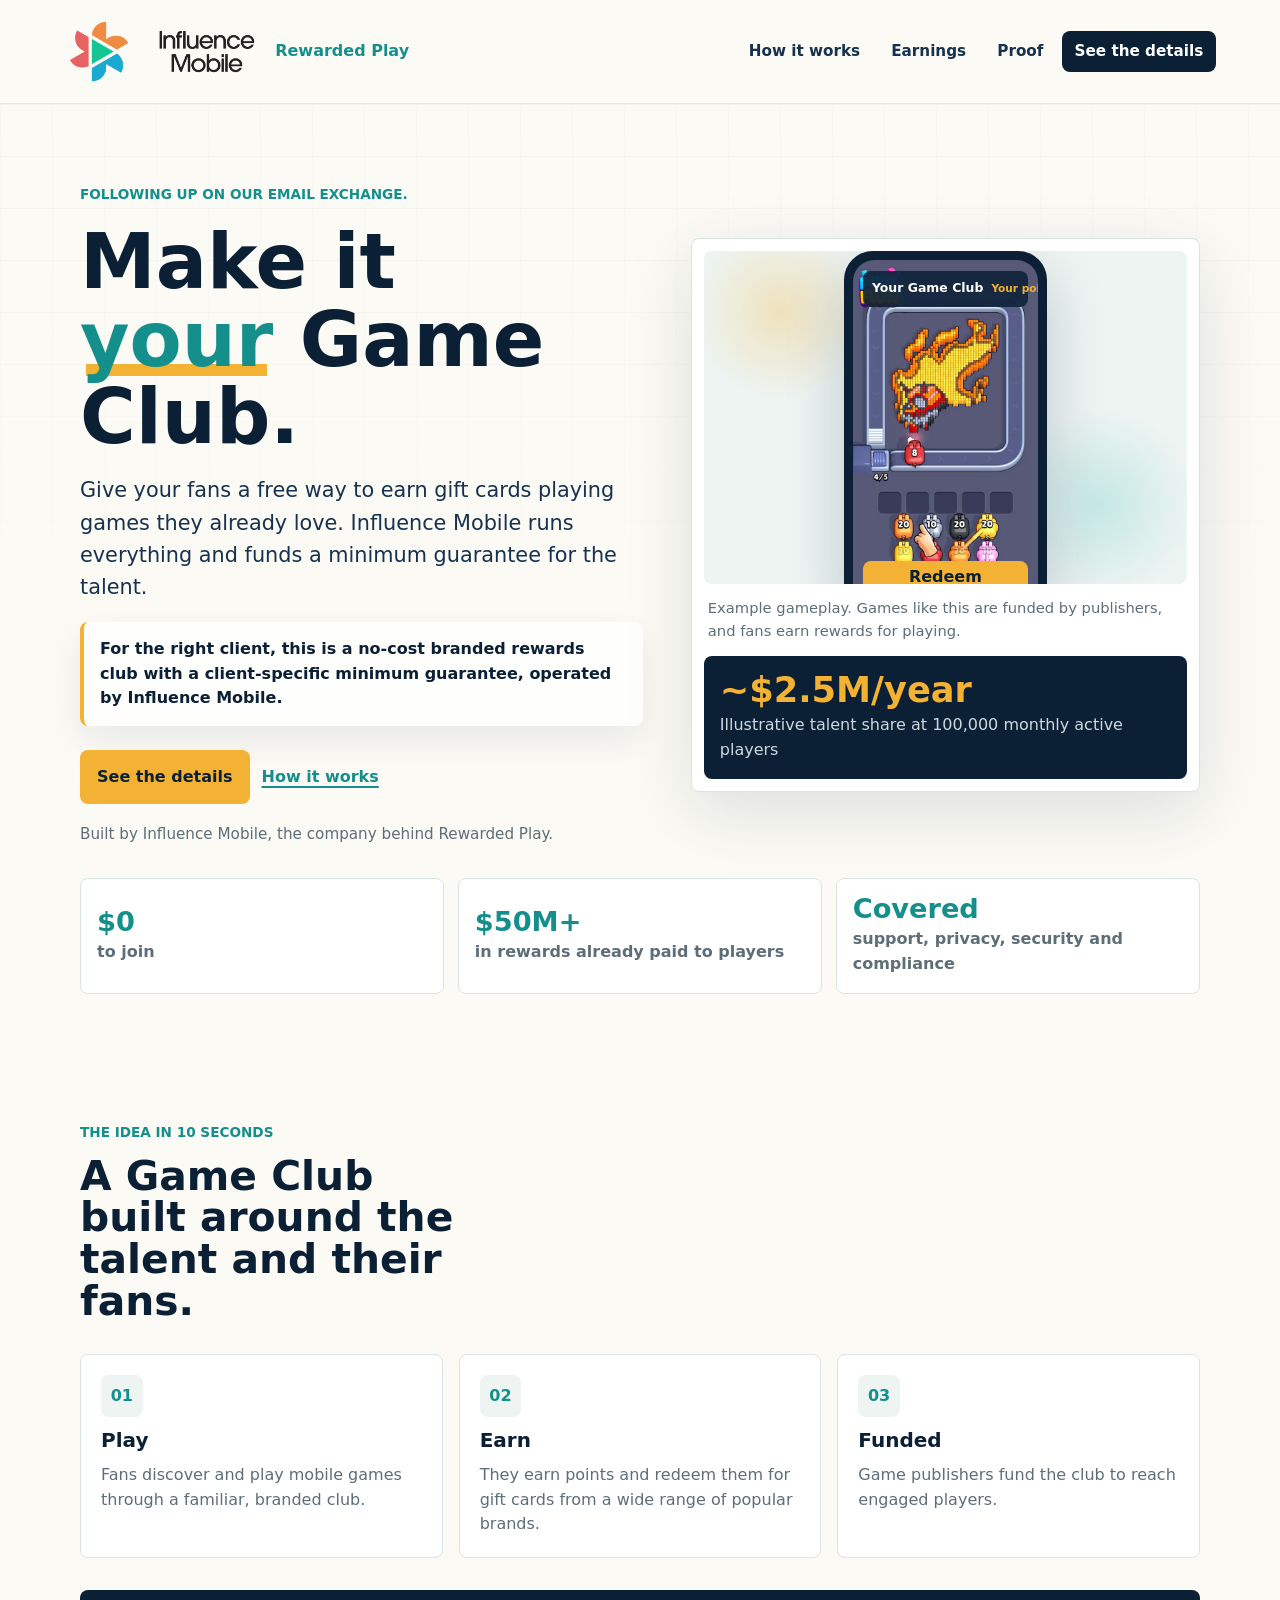
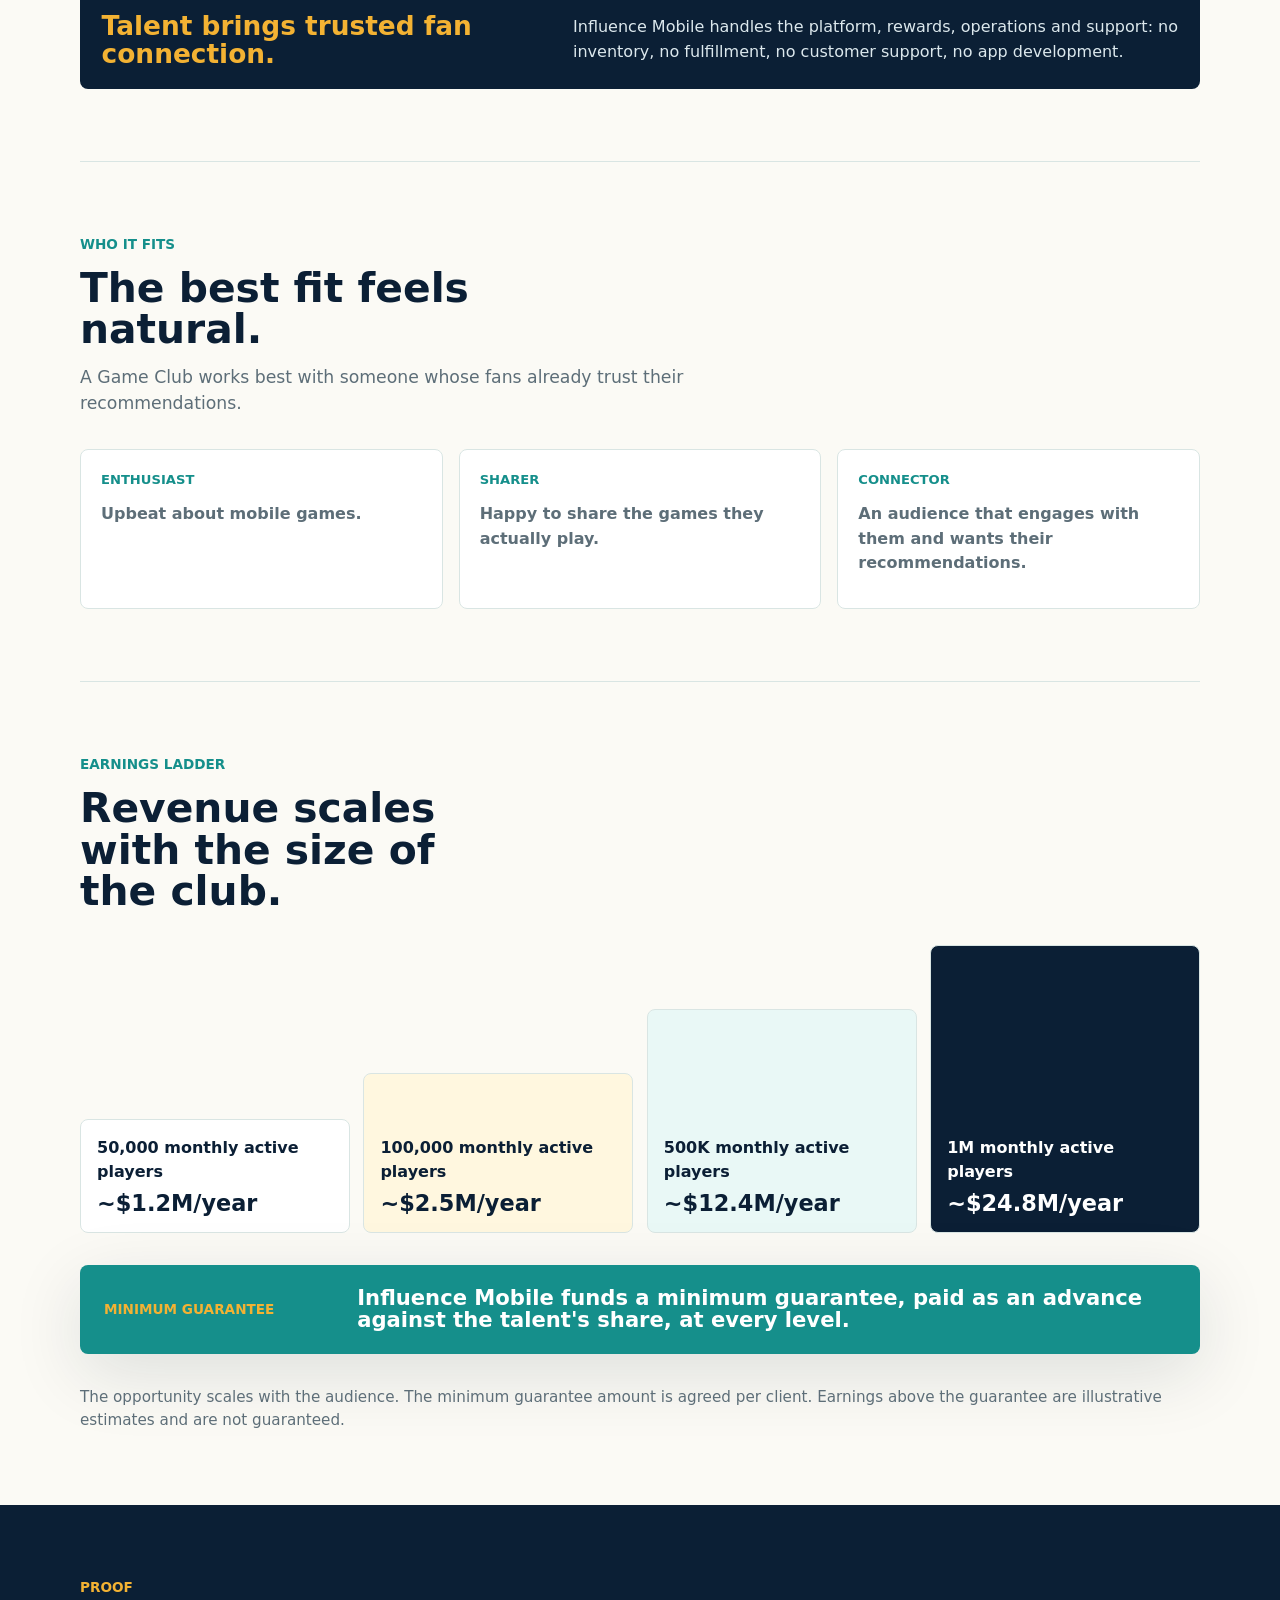
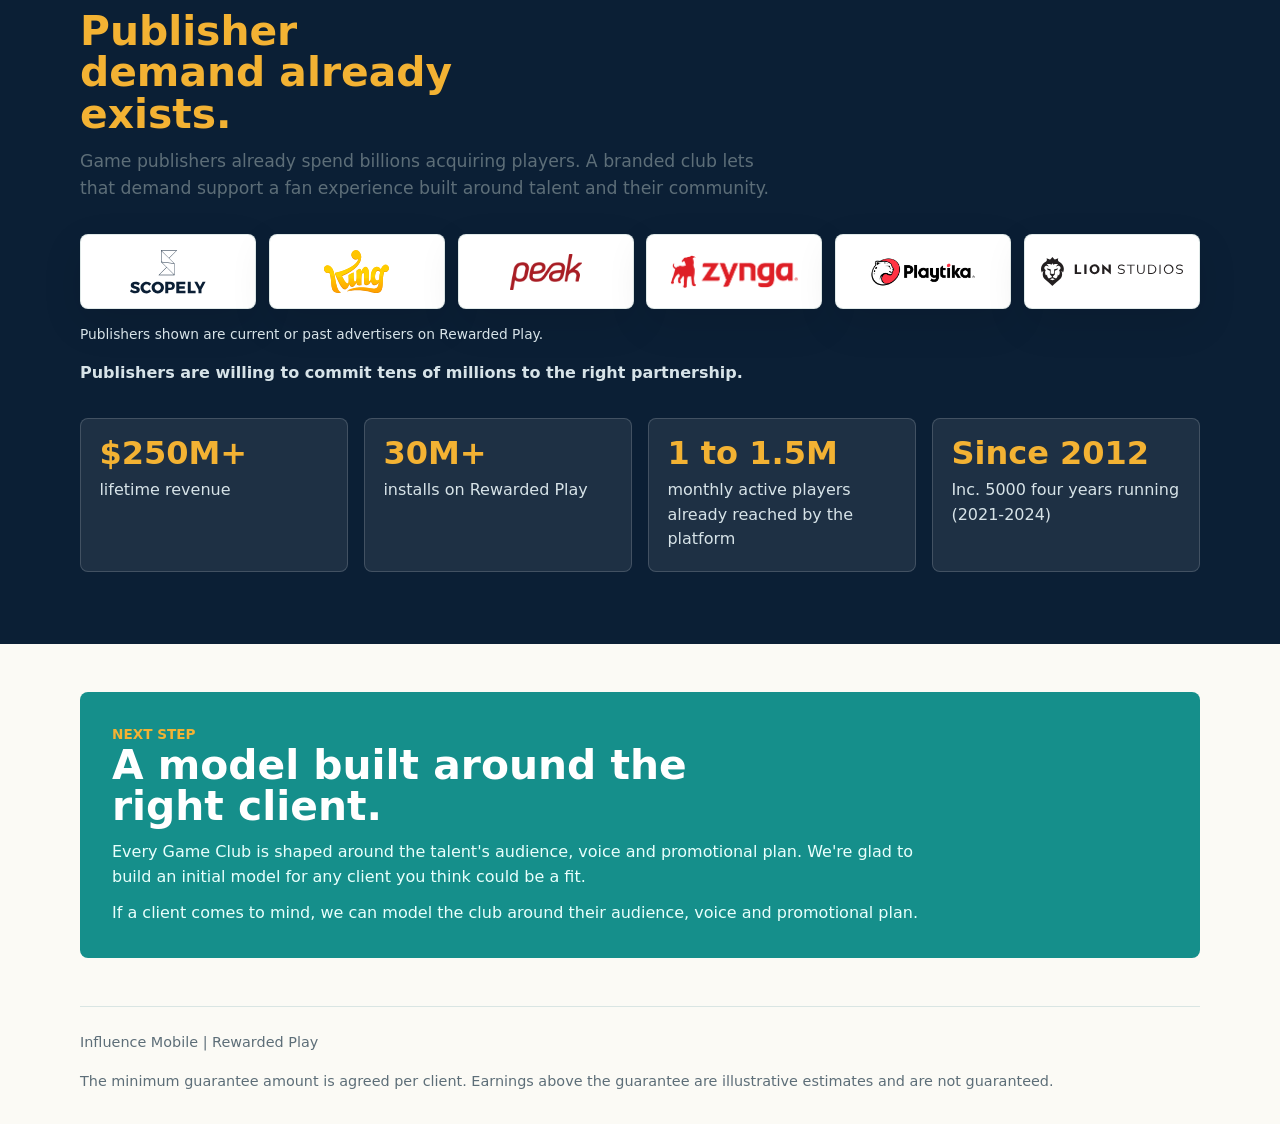
<file: index.html>
<!doctype html>
<html lang="en">
<head>
  <meta charset="utf-8">
  <meta name="viewport" content="width=device-width, initial-scale=1">
  <title>Game Club Partnership | Influence Mobile</title>
  <meta name="description" content="A two-level talent-and-team overview of the Influence Mobile Game Club partnership opportunity.">
  <meta name="robots" content="noindex, nofollow">
  <link rel="icon" type="image/svg+xml" href="data:image/svg+xml,%3Csvg xmlns='http://www.w3.org/2000/svg' viewBox='0 0 64 64'%3E%3Crect width='64' height='64' rx='12' fill='%230b1f35'/%3E%3Cpath d='M18 40V25c0-4 3-7 7-7h14c4 0 7 3 7 7v15c0 3-2 5-5 5-2 0-4-1-5-3l-2-3h-4l-2 3c-1 2-3 3-5 3-3 0-5-2-5-5Z' fill='%2328b7ad'/%3E%3Ccircle cx='26' cy='29' r='3' fill='%23f3b233'/%3E%3Cpath d='M38 27h7M41.5 23.5v7' stroke='%23f3b233' stroke-width='4' stroke-linecap='round'/%3E%3C/svg%3E">
  <script>document.documentElement.classList.add("js");</script>
  <link rel="stylesheet" href="styles.css">
</head>
<body>
  <a class="skip-link" href="#main">Skip to content</a>

  <header class="site-header" aria-label="Site header">
    <a class="brand brand-logo" href="index.html" aria-label="Influence Mobile Rewarded Play">
      <img src="logos/influence-mobile.png" alt="Influence Mobile">
      <span>Rewarded Play</span>
    </a>
    <nav class="nav-links" aria-label="Intro page navigation">
      <a href="#how">How it works</a>
      <a href="#potential">Earnings</a>
      <a href="#proof">Proof</a>
      <a class="nav-cta" href="details.html">See the details</a>
    </nav>
  </header>

  <main id="main">
    <section class="hero band">
      <div class="hero-copy reveal">
        <p class="eyebrow">Following up on our email exchange.</p>
        <h1>Make it <span>your</span> Game Club.</h1>
        <p class="hero-lede">Give your fans a free way to earn gift cards playing games they already love. Influence Mobile runs everything and funds a minimum guarantee for the talent.</p>
        <p class="agent-takeaway">For the right client, this is a no-cost branded rewards club with a client-specific minimum guarantee, operated by Influence Mobile.</p>
        <div class="hero-actions" aria-label="Primary actions">
          <a class="button primary" href="details.html">See the details</a>
          <a class="quiet-link" href="#how">How it works</a>
        </div>
        <p class="credibility">Built by Influence Mobile, the company behind Rewarded Play.</p>
      </div>

      <div class="hero-visual reveal" aria-label="Phone illustration showing a Game Club home screen">
        <div class="phone-illustration">
          <div class="phone-shell" aria-label="Example gameplay inside a Game Club phone screen">
            <div class="phone-screen hero-video-wrap">
              <video class="hero-video" muted loop playsinline preload="metadata" poster="gameplay-hero-poster.png" data-src="gameplay-hero.mp4"></video>
              <img class="video-poster" src="gameplay-hero-poster.png" alt="Example gameplay still from a mobile game.">
              <div class="phone-topbar" aria-hidden="true">
                <strong>Your Game Club</strong>
                <span>Your points</span>
              </div>
              <div class="phone-redeem" aria-hidden="true">Redeem</div>
            </div>
          </div>
        </div>
        <p class="hero-caption">Example gameplay. Games like this are funded by publishers, and fans earn rewards for playing.</p>
        <div class="hero-metric">
          <strong>~$2.5M/year</strong>
          <span>Illustrative talent share at 100,000 monthly active players</span>
        </div>
      </div>

      <div class="hero-facts reveal" aria-label="Game Club facts">
        <div><strong>$0</strong><span>to join</span></div>
        <div><strong>$50M+</strong><span>in rewards already paid to players</span></div>
        <div><strong>Covered</strong><span>support, privacy, security and compliance</span></div>
      </div>
    </section>

    <section class="band section" id="how">
      <div class="section-heading reveal">
        <p class="eyebrow">The idea in 10 seconds</p>
        <h2>A Game Club built around the talent and their fans.</h2>
      </div>
      <div class="flow-grid reveal" aria-label="How the Game Club works">
        <article>
          <span class="flow-icon" aria-hidden="true">01</span>
          <h3>Play</h3>
          <p>Fans discover and play mobile games through a familiar, branded club.</p>
        </article>
        <article>
          <span class="flow-icon" aria-hidden="true">02</span>
          <h3>Earn</h3>
          <p>They earn points and redeem them for gift cards from a wide range of popular brands.</p>
        </article>
        <article>
          <span class="flow-icon" aria-hidden="true">03</span>
          <h3>Funded</h3>
          <p>Game publishers fund the club to reach engaged players.</p>
        </article>
      </div>
      <div class="statement-bar reveal">
        <strong>Talent brings trusted fan connection.</strong>
        <span>Influence Mobile handles the platform, rewards, operations and support: no inventory, no fulfillment, no customer support, no app development.</span>
      </div>
    </section>

    <section class="band section fit-section" id="fit">
      <div class="section-heading reveal">
        <p class="eyebrow">Who it fits</p>
        <h2>The best fit feels natural.</h2>
        <p>A Game Club works best with someone whose fans already trust their recommendations.</p>
      </div>
      <div class="fit-strip reveal" aria-label="Who it fits">
        <article>
          <strong>Enthusiast</strong>
          <span>Upbeat about mobile games.</span>
        </article>
        <article>
          <strong>Sharer</strong>
          <span>Happy to share the games they actually play.</span>
        </article>
        <article>
          <strong>Connector</strong>
          <span>An audience that engages with them and wants their recommendations.</span>
        </article>
      </div>
    </section>

    <section class="band section" id="potential">
      <div class="section-heading reveal">
        <p class="eyebrow">Earnings ladder</p>
        <h2>Revenue scales with the size of the club.</h2>
      </div>
      <div class="earnings-panel reveal">
        <div class="growth-ladder" aria-label="Illustrative annual talent share by monthly active players">
          <div class="ladder-step">
            <span>50,000 monthly active players</span>
            <strong>~$1.2M/year</strong>
          </div>
          <div class="ladder-step">
            <span>100,000 monthly active players</span>
            <strong>~$2.5M/year</strong>
          </div>
          <div class="ladder-step">
            <span>500K monthly active players</span>
            <strong>~$12.4M/year</strong>
          </div>
          <div class="ladder-step">
            <span>1M monthly active players</span>
            <strong>~$24.8M/year</strong>
          </div>
        </div>
        <div class="guarantee-card">
          <p class="eyebrow">Minimum guarantee</p>
          <strong>Influence Mobile funds a minimum guarantee, paid as an advance against the talent's share, at every level.</strong>
        </div>
      </div>
      <p class="source-note reveal">The opportunity scales with the audience. The minimum guarantee amount is agreed per client. Earnings above the guarantee are illustrative estimates and are not guaranteed.</p>
    </section>

    <section class="dark-band section" id="proof">
      <div class="section-heading reveal">
        <p class="eyebrow">Proof</p>
        <h2>Publisher demand already exists.</h2>
        <p>Game publishers already spend billions acquiring players. A branded club lets that demand support a fan experience built around talent and their community.</p>
      </div>
      <div class="publisher-logos reveal" aria-label="Game publisher logos">
        <span class="logo-card logo-tall"><img src="logos/scopely.svg" alt="Scopely"></span>
        <span class="logo-card logo-tall"><img src="logos/king.svg" alt="King"></span>
        <span class="logo-card"><img src="logos/peak.png" alt="Peak"></span>
        <span class="logo-card"><img src="logos/zynga.png" alt="Zynga"></span>
        <span class="logo-card logo-wide"><img src="logos/playtika.png" alt="Playtika"></span>
        <span class="logo-card logo-wide"><img src="logos/lion-studios.svg" alt="Lion Studios"></span>
      </div>
      <p class="trademark-note reveal">Publishers shown are current or past advertisers on Rewarded Play.</p>
      <p class="publisher-commitment reveal">Publishers are willing to commit tens of millions to the right partnership.</p>
      <div class="proof-grid reveal" aria-label="Influence Mobile proof points">
        <article><strong>$250M+</strong><span>lifetime revenue</span></article>
        <article><strong>30M+</strong><span>installs on Rewarded Play</span></article>
        <article><strong>1 to 1.5M</strong><span>monthly active players already reached by the platform</span></article>
        <article><strong>Since 2012</strong><span>Inc. 5000 four years running (2021-2024)</span></article>
      </div>
    </section>

    <section class="closing-note band">
      <div class="reveal">
        <p class="eyebrow">Next step</p>
        <h2>A model built around the right client.</h2>
        <p>Every Game Club is shaped around the talent's audience, voice and promotional plan. We're glad to build an initial model for any client you think could be a fit.</p>
        <p>If a client comes to mind, we can model the club around their audience, voice and promotional plan.</p>
      </div>
    </section>
  </main>

  <footer class="site-footer">
    <p>Influence Mobile | Rewarded Play</p>
    <p>The minimum guarantee amount is agreed per client. Earnings above the guarantee are illustrative estimates and are not guaranteed.</p>
  </footer>

  <script src="app.js"></script>
</body>
</html>
</file>
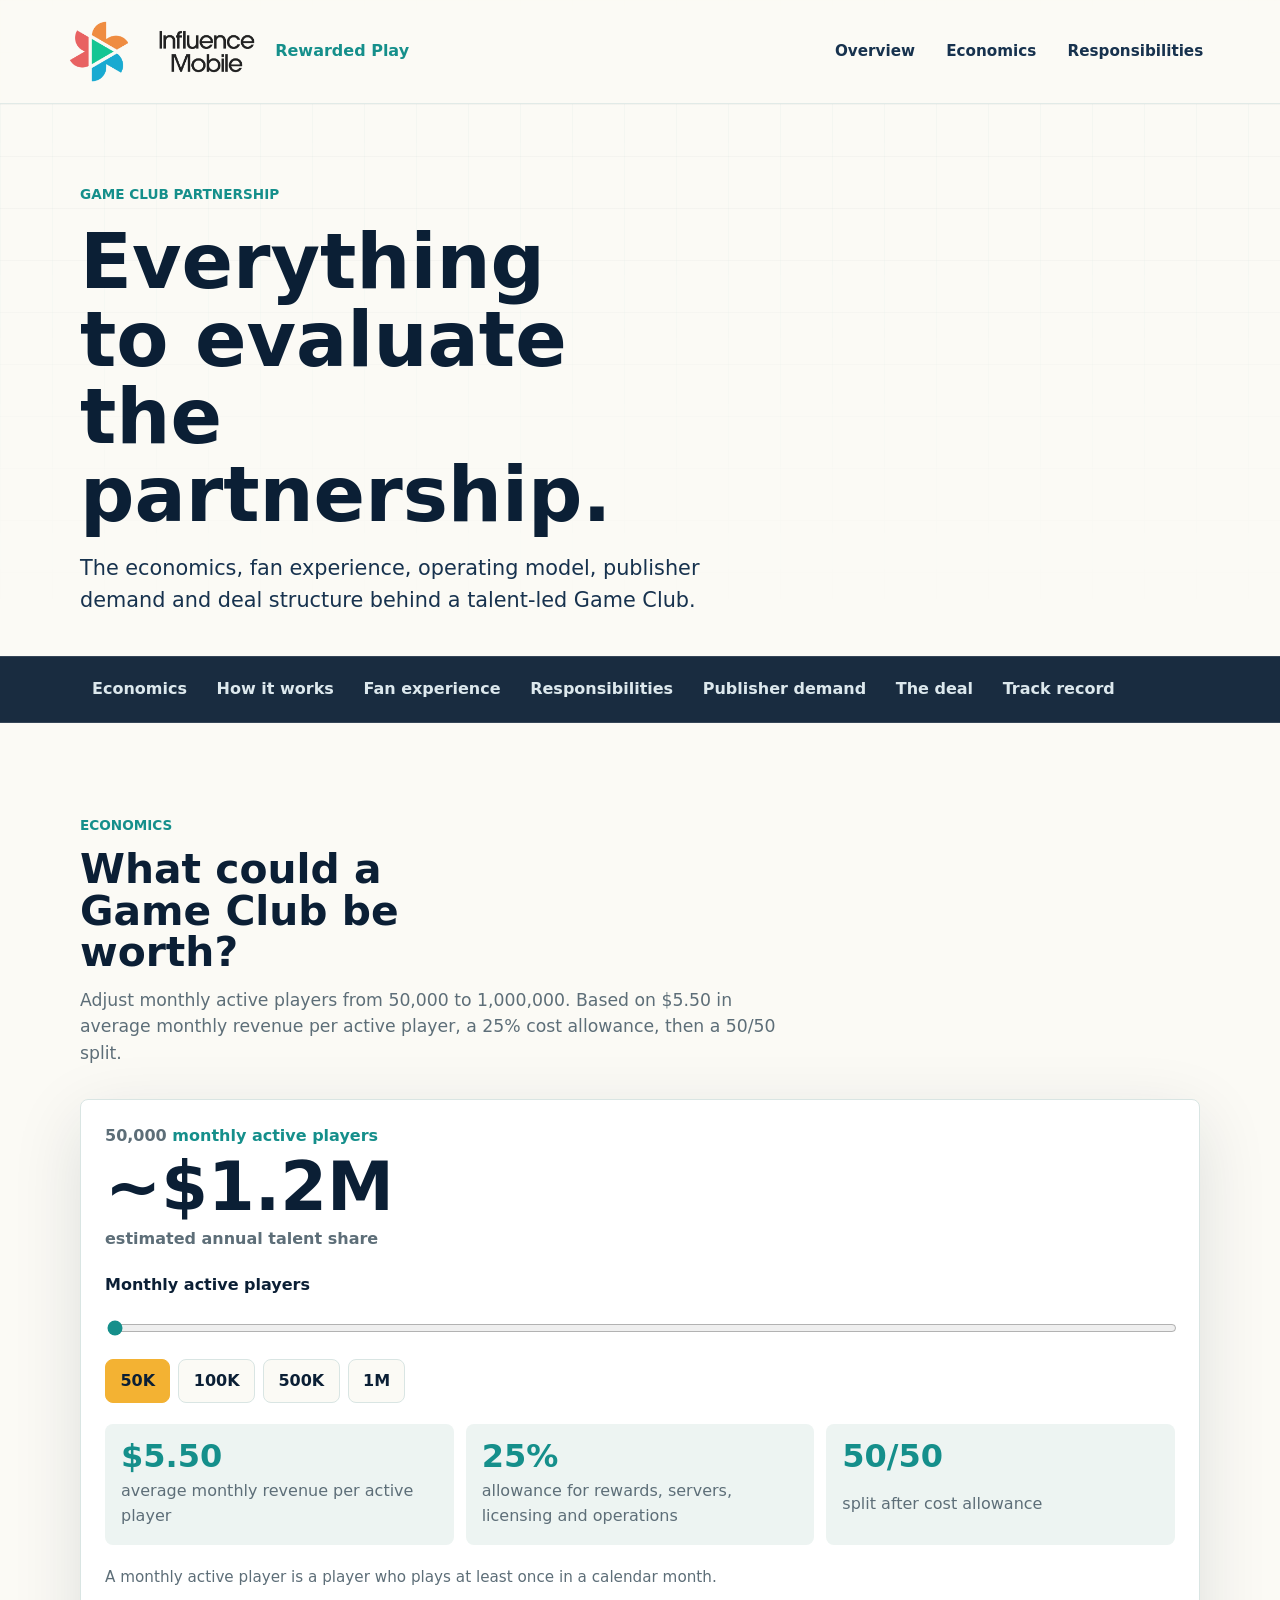
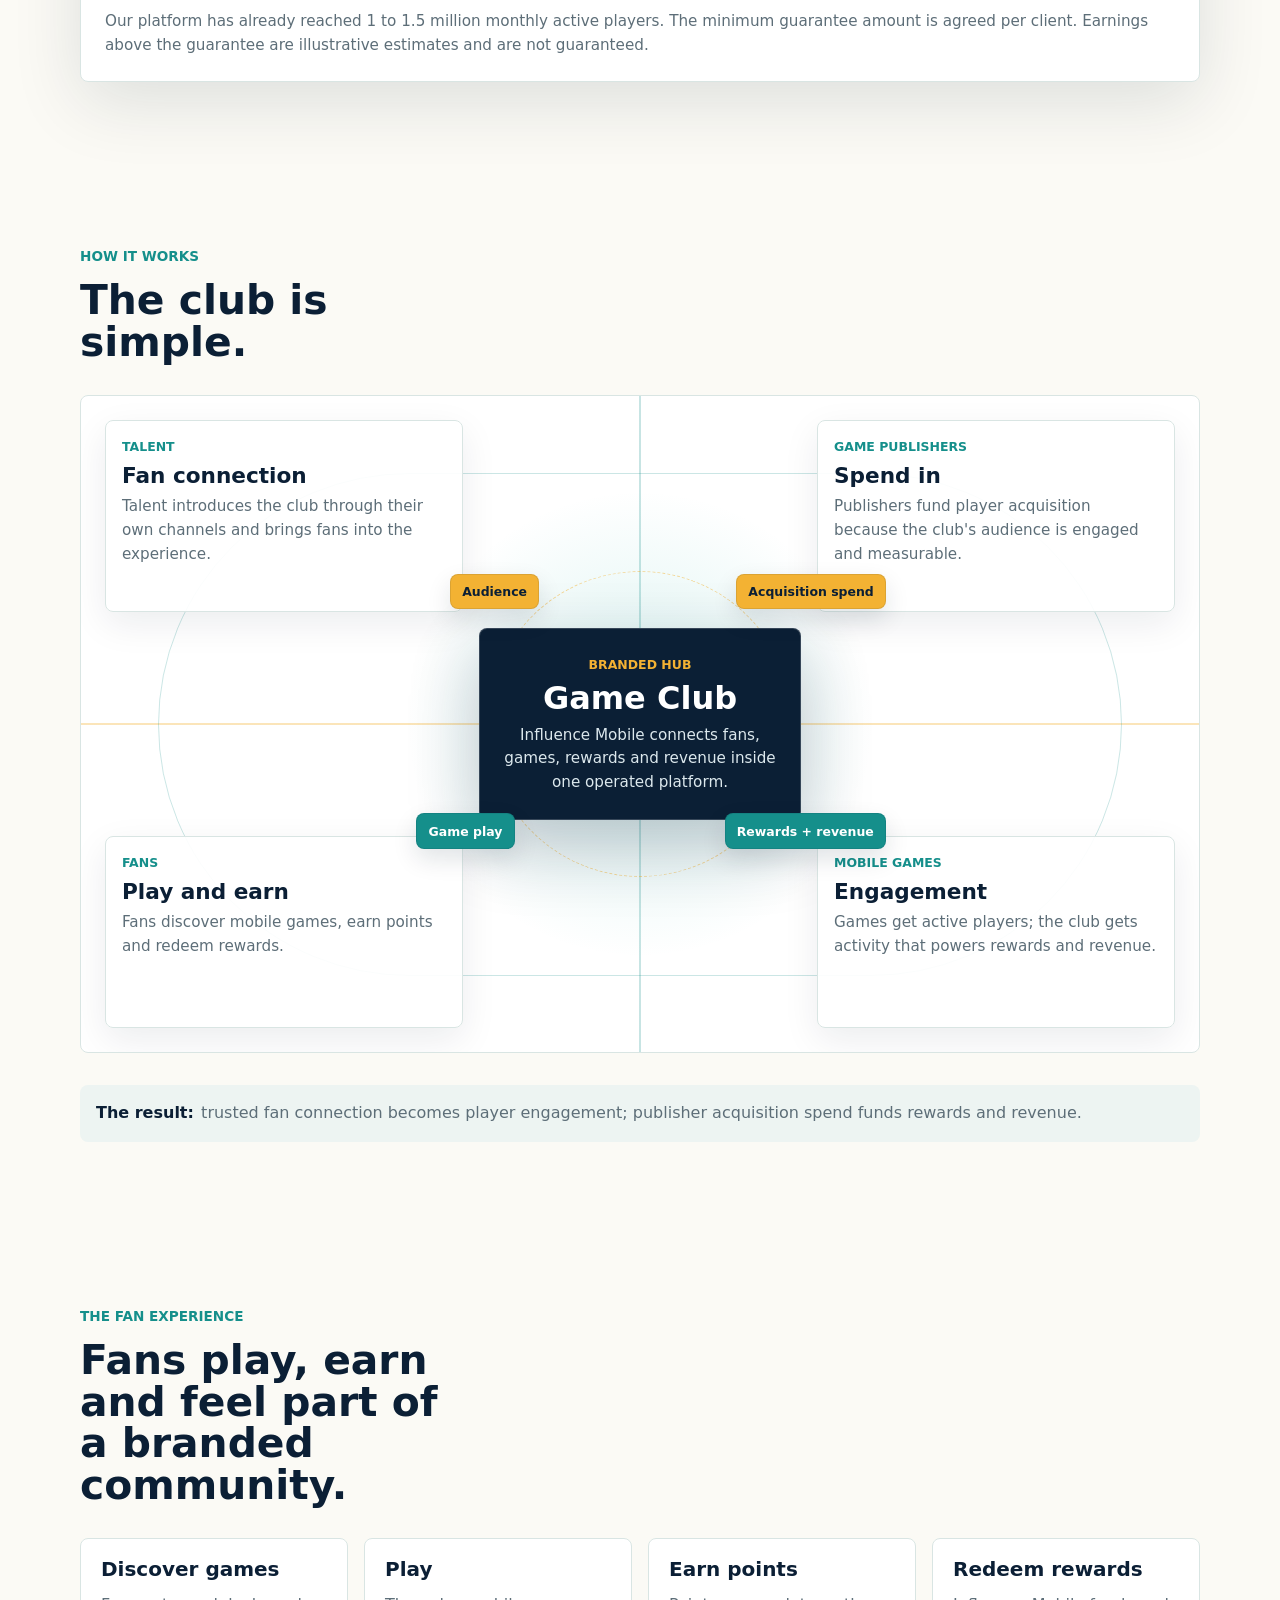
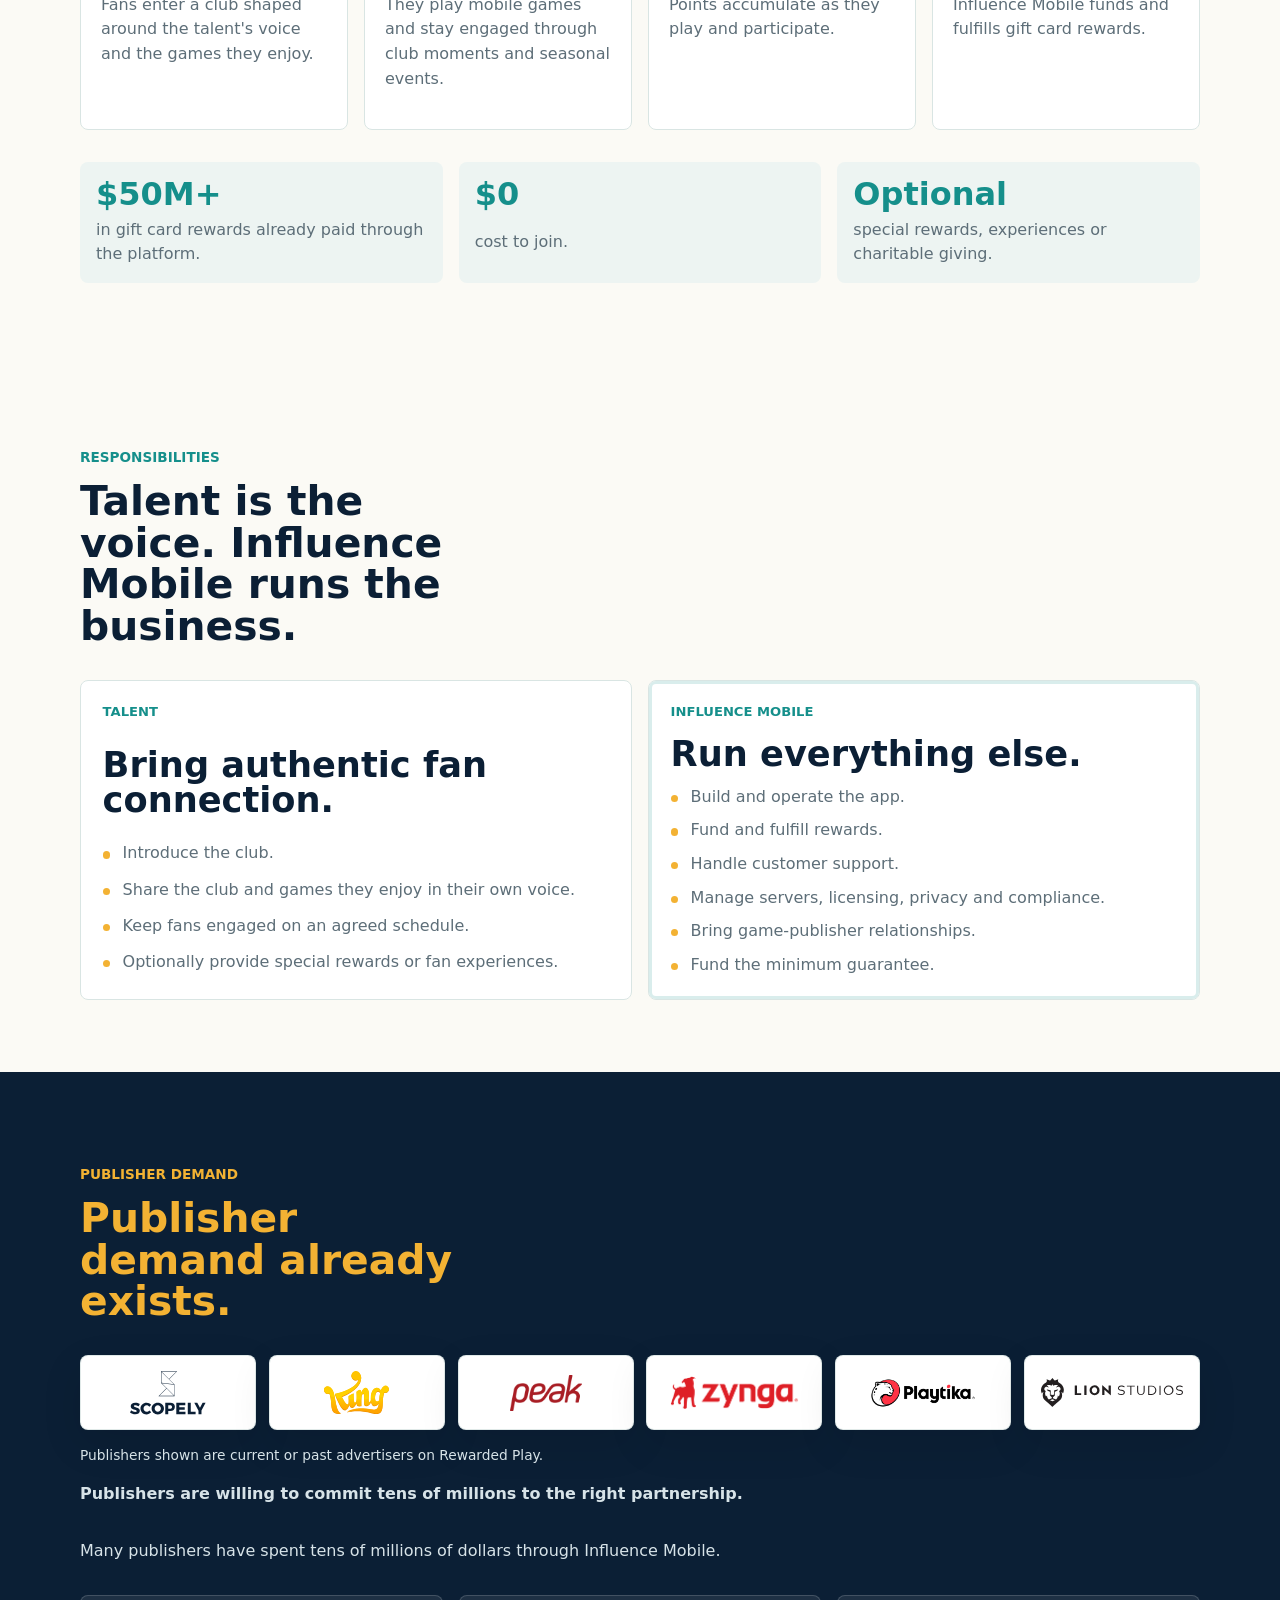
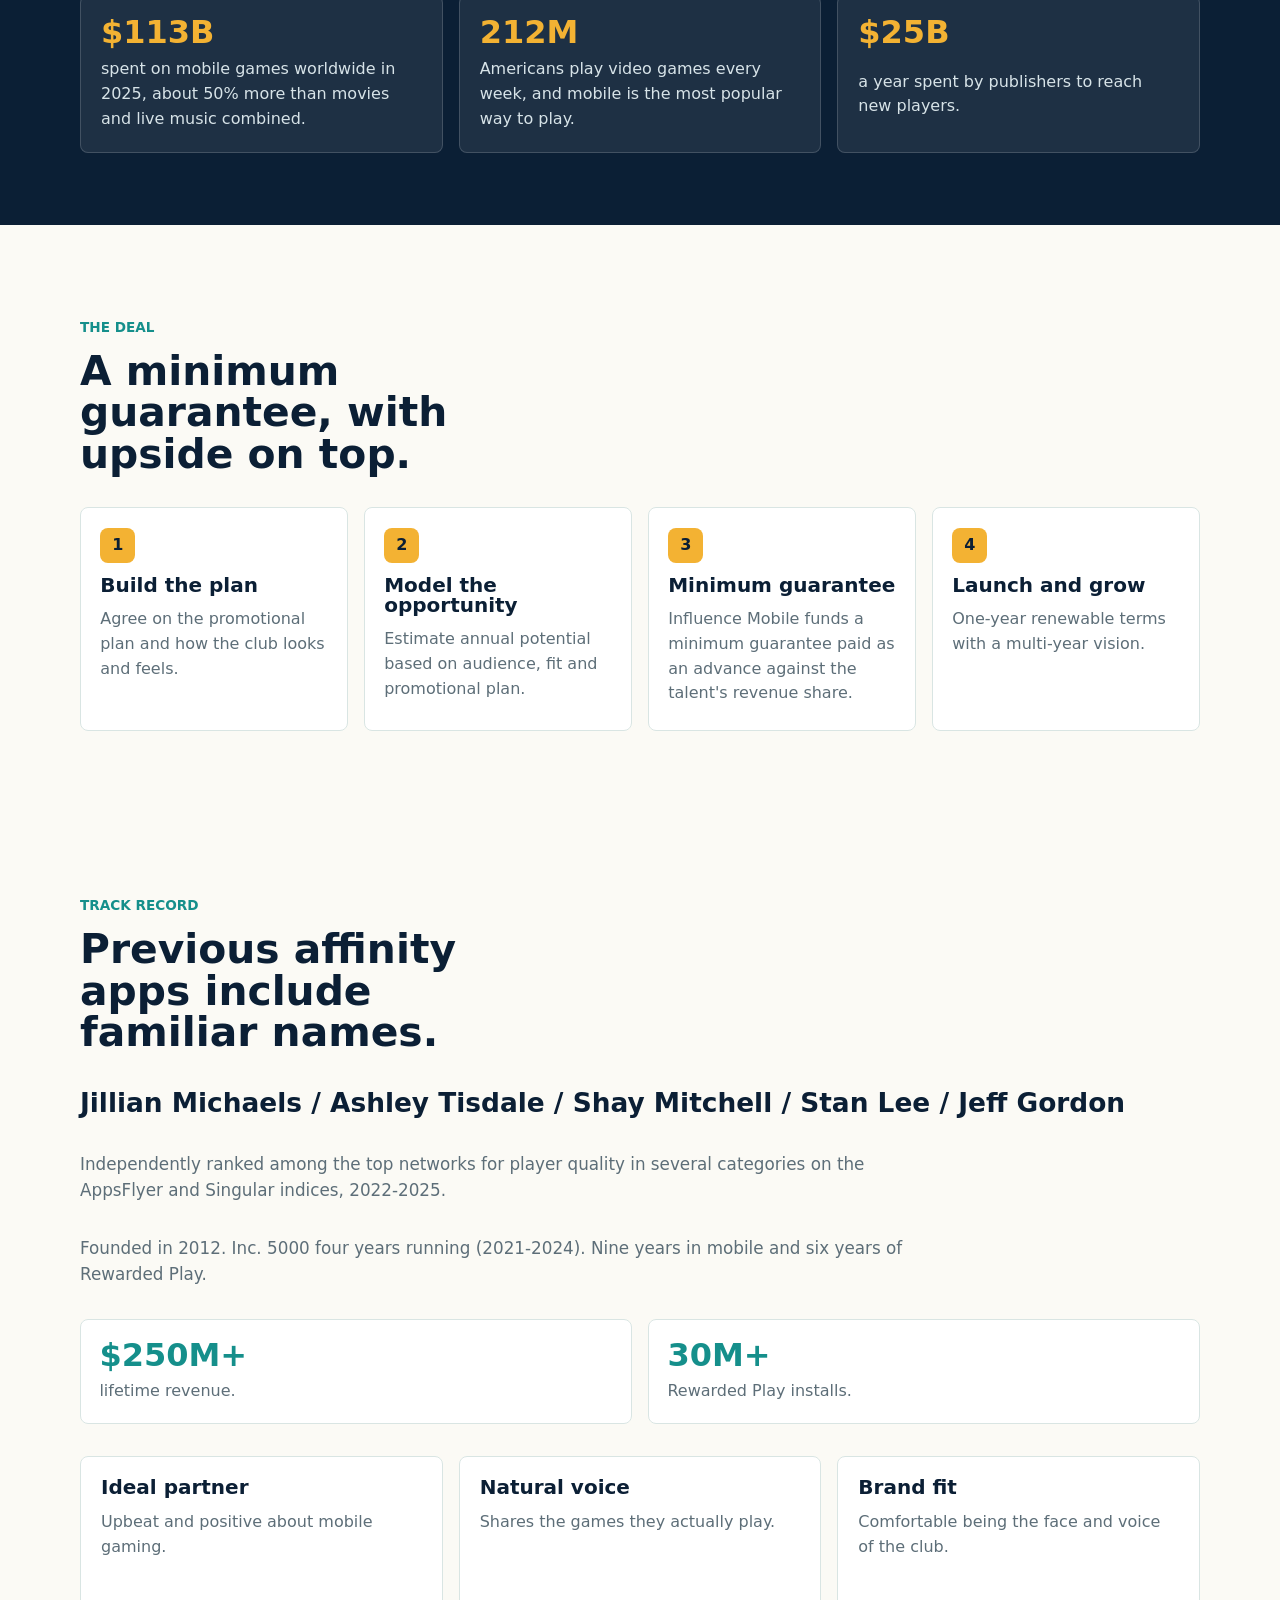
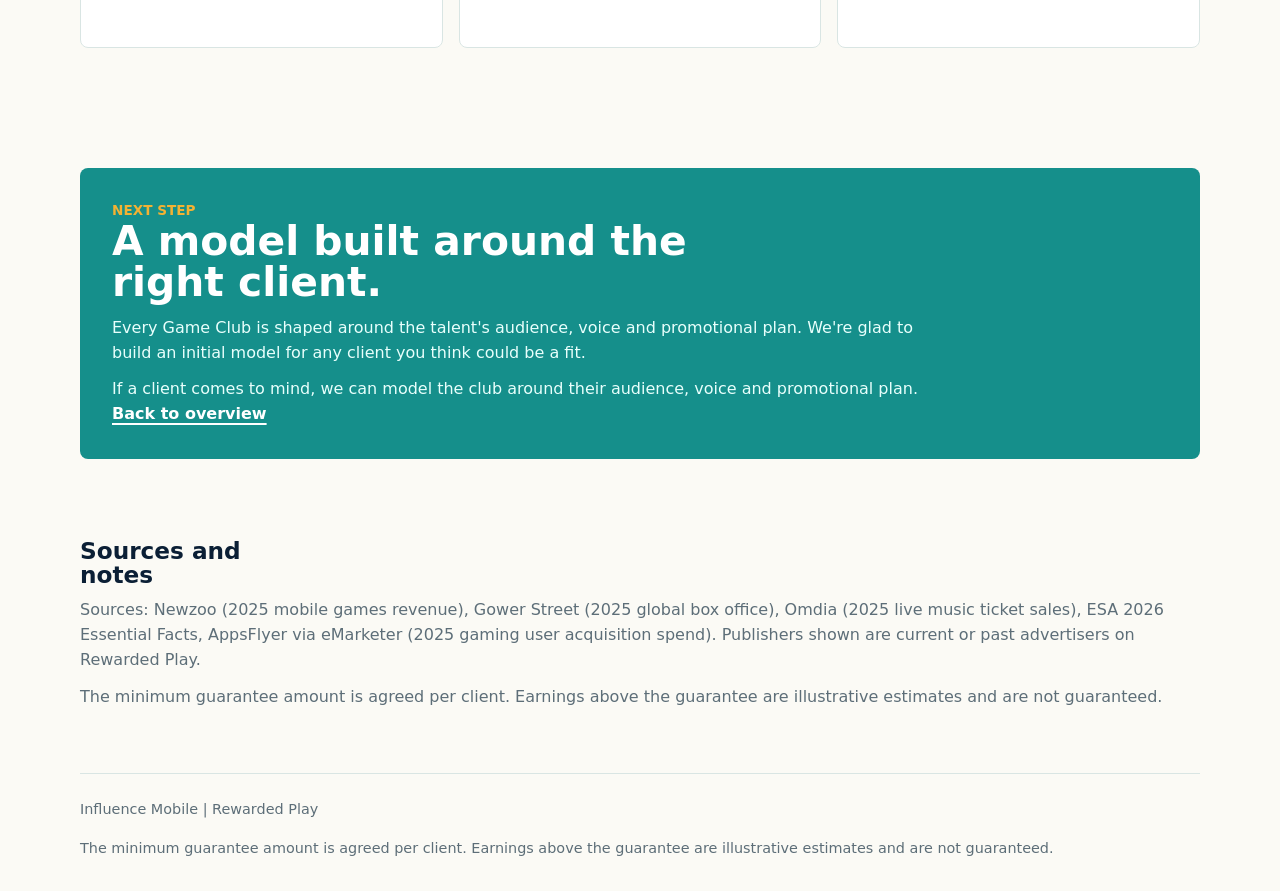
<file: details.html>
<!doctype html>
<html lang="en">
<head>
  <meta charset="utf-8">
  <meta name="viewport" content="width=device-width, initial-scale=1">
  <title>Game Club Partnership Details | Influence Mobile</title>
  <meta name="description" content="Detailed economics, responsibilities, fan experience, publisher demand and deal structure for a talent-led Influence Mobile Game Club partnership.">
  <meta name="robots" content="noindex, nofollow">
  <link rel="icon" type="image/svg+xml" href="data:image/svg+xml,%3Csvg xmlns='http://www.w3.org/2000/svg' viewBox='0 0 64 64'%3E%3Crect width='64' height='64' rx='12' fill='%230b1f35'/%3E%3Cpath d='M18 40V25c0-4 3-7 7-7h14c4 0 7 3 7 7v15c0 3-2 5-5 5-2 0-4-1-5-3l-2-3h-4l-2 3c-1 2-3 3-5 3-3 0-5-2-5-5Z' fill='%2328b7ad'/%3E%3Ccircle cx='26' cy='29' r='3' fill='%23f3b233'/%3E%3Cpath d='M38 27h7M41.5 23.5v7' stroke='%23f3b233' stroke-width='4' stroke-linecap='round'/%3E%3C/svg%3E">
  <script>document.documentElement.classList.add("js");</script>
  <link rel="stylesheet" href="styles.css">
</head>
<body>
  <a class="skip-link" href="#main">Skip to content</a>

  <header class="site-header" aria-label="Site header">
    <a class="brand brand-logo" href="index.html" aria-label="Influence Mobile Rewarded Play">
      <img src="logos/influence-mobile.png" alt="Influence Mobile">
      <span>Rewarded Play</span>
    </a>
    <nav class="nav-links" aria-label="Details page navigation">
      <a href="index.html">Overview</a>
      <a href="#economics">Economics</a>
      <a href="#responsibilities">Responsibilities</a>
    </nav>
  </header>

  <main id="main" class="details-main">
    <section class="details-hero band">
      <div class="reveal">
        <p class="eyebrow">Game Club partnership</p>
        <h1>Everything to evaluate the partnership.</h1>
        <p class="hero-lede">The economics, fan experience, operating model, publisher demand and deal structure behind a talent-led Game Club.</p>
      </div>
    </section>

    <nav class="detail-subnav" aria-label="Section navigation">
      <a href="#economics">Economics</a>
      <a href="#how-it-works">How it works</a>
      <a href="#fan-experience">Fan experience</a>
      <a href="#responsibilities">Responsibilities</a>
      <a href="#publisher-demand">Publisher demand</a>
      <a href="#deal">The deal</a>
      <a href="#track-record">Track record</a>
    </nav>

    <section class="band section" id="economics">
      <div class="section-heading reveal">
        <p class="eyebrow">Economics</p>
        <h2>What could a Game Club be worth?</h2>
        <p>Adjust monthly active players from 50,000 to 1,000,000. Based on $5.50 in average monthly revenue per active player, a 25% cost allowance, then a 50/50 split.</p>
      </div>

      <div class="calculator reveal" aria-label="Game Club earnings calculator">
        <div class="calculator-output">
          <p><span id="mauText">50,000</span> monthly active players</p>
          <strong id="shareText">~$1.2M</strong>
          <span>estimated annual talent share</span>
        </div>

        <label class="range-label" for="mauRange">Monthly active players</label>
        <input id="mauRange" type="range" min="50000" max="1000000" step="10000" value="50000">

        <div class="presets" id="presets" role="group" aria-label="Quick player selections">
          <button type="button" data-value="50000" aria-pressed="true">50K</button>
          <button type="button" data-value="100000" aria-pressed="false">100K</button>
          <button type="button" data-value="500000" aria-pressed="false">500K</button>
          <button type="button" data-value="1000000" aria-pressed="false">1M</button>
        </div>

        <div class="method-grid" aria-label="Earnings methodology">
          <div><strong>$5.50</strong><span>average monthly revenue per active player</span></div>
          <div><strong>25%</strong><span>allowance for rewards, servers, licensing and operations</span></div>
          <div><strong>50/50</strong><span>split after cost allowance</span></div>
        </div>
        <p class="source-note">A monthly active player is a player who plays at least once in a calendar month.</p>
        <p class="source-note">Our platform has already reached 1 to 1.5 million monthly active players. The minimum guarantee amount is agreed per client. Earnings above the guarantee are illustrative estimates and are not guaranteed.</p>
      </div>
    </section>

    <section class="band section" id="how-it-works">
      <div class="section-heading reveal">
        <p class="eyebrow">How it works</p>
        <h2>The club is simple.</h2>
      </div>
      <div class="market-map reveal" aria-label="Game Club infographic">
        <article class="map-node node-talent">
          <span>Talent</span>
          <strong>Fan connection</strong>
          <p>Talent introduces the club through their own channels and brings fans into the experience.</p>
        </article>

        <article class="map-node node-publishers">
          <span>Game publishers</span>
          <strong>Spend in</strong>
          <p>Publishers fund player acquisition because the club's audience is engaged and measurable.</p>
        </article>

        <div class="map-core">
          <span>Branded hub</span>
          <strong>Game Club</strong>
          <p>Influence Mobile connects fans, games, rewards and revenue inside one operated platform.</p>
        </div>

        <article class="map-node node-fans">
          <span>Fans</span>
          <strong>Play and earn</strong>
          <p>Fans discover mobile games, earn points and redeem rewards.</p>
        </article>

        <article class="map-node node-games">
          <span>Mobile games</span>
          <strong>Engagement</strong>
          <p>Games get active players; the club gets activity that powers rewards and revenue.</p>
        </article>

        <div class="flow-pill flow-audience">Audience</div>
        <div class="flow-pill flow-spend">Acquisition spend</div>
        <div class="flow-pill flow-play">Game play</div>
        <div class="flow-pill flow-rewards">Rewards + revenue</div>
      </div>

      <div class="market-caption reveal">
        <strong>The result:</strong>
        <span>trusted fan connection becomes player engagement; publisher acquisition spend funds rewards and revenue.</span>
      </div>
    </section>

    <section class="band section" id="fan-experience">
      <div class="section-heading reveal">
        <p class="eyebrow">The fan experience</p>
        <h2>Fans play, earn and feel part of a branded community.</h2>
      </div>
      <div class="fan-grid reveal">
        <article>
          <h3>Discover games</h3>
          <p>Fans enter a club shaped around the talent's voice and the games they enjoy.</p>
        </article>
        <article>
          <h3>Play</h3>
          <p>They play mobile games and stay engaged through club moments and seasonal events.</p>
        </article>
        <article>
          <h3>Earn points</h3>
          <p>Points accumulate as they play and participate.</p>
        </article>
        <article>
          <h3>Redeem rewards</h3>
          <p>Influence Mobile funds and fulfills gift card rewards.</p>
        </article>
      </div>
      <div class="stat-row reveal">
        <div><strong>$50M+</strong><span>in gift card rewards already paid through the platform.</span></div>
        <div><strong>$0</strong><span>cost to join.</span></div>
        <div><strong>Optional</strong><span>special rewards, experiences or charitable giving.</span></div>
      </div>
    </section>

    <section class="band section" id="responsibilities">
      <div class="section-heading reveal">
        <p class="eyebrow">Responsibilities</p>
        <h2>Talent is the voice. Influence Mobile runs the business.</h2>
      </div>
      <div class="role-compare detail reveal">
        <article class="role-talent">
          <p>Talent</p>
          <strong>Bring authentic fan connection.</strong>
          <ul>
            <li>Introduce the club.</li>
            <li>Share the club and games they enjoy in their own voice.</li>
            <li>Keep fans engaged on an agreed schedule.</li>
            <li>Optionally provide special rewards or fan experiences.</li>
          </ul>
        </article>
        <article class="role-im">
          <p>Influence Mobile</p>
          <strong>Run everything else.</strong>
          <ul>
            <li>Build and operate the app.</li>
            <li>Fund and fulfill rewards.</li>
            <li>Handle customer support.</li>
            <li>Manage servers, licensing, privacy and compliance.</li>
            <li>Bring game-publisher relationships.</li>
            <li>Fund the minimum guarantee.</li>
          </ul>
        </article>
      </div>
    </section>

    <section class="dark-band section" id="publisher-demand">
      <div class="section-heading reveal">
        <p class="eyebrow">Publisher demand</p>
        <h2>Publisher demand already exists.</h2>
      </div>
      <div class="publisher-logos reveal" aria-label="Game publisher logos">
        <span class="logo-card logo-tall"><img src="logos/scopely.svg" alt="Scopely"></span>
        <span class="logo-card logo-tall"><img src="logos/king.svg" alt="King"></span>
        <span class="logo-card"><img src="logos/peak.png" alt="Peak"></span>
        <span class="logo-card"><img src="logos/zynga.png" alt="Zynga"></span>
        <span class="logo-card logo-wide"><img src="logos/playtika.png" alt="Playtika"></span>
        <span class="logo-card logo-wide"><img src="logos/lion-studios.svg" alt="Lion Studios"></span>
      </div>
      <p class="trademark-note reveal">Publishers shown are current or past advertisers on Rewarded Play.</p>
      <p class="publisher-commitment reveal">Publishers are willing to commit tens of millions to the right partnership.</p>
      <p class="reveal">Many publishers have spent tens of millions of dollars through Influence Mobile.</p>
      <div class="market-grid reveal">
        <article><strong>$113B</strong><span>spent on mobile games worldwide in 2025, about 50% more than movies and live music combined.</span></article>
        <article><strong>212M</strong><span>Americans play video games every week, and mobile is the most popular way to play.</span></article>
        <article><strong>$25B</strong><span>a year spent by publishers to reach new players.</span></article>
      </div>
    </section>

    <section class="band section" id="deal">
      <div class="section-heading reveal">
        <p class="eyebrow">The deal</p>
        <h2>A minimum guarantee, with upside on top.</h2>
      </div>
      <div class="timeline reveal">
        <article>
          <span>1</span>
          <h3>Build the plan</h3>
          <p>Agree on the promotional plan and how the club looks and feels.</p>
        </article>
        <article>
          <span>2</span>
          <h3>Model the opportunity</h3>
          <p>Estimate annual potential based on audience, fit and promotional plan.</p>
        </article>
        <article>
          <span>3</span>
          <h3>Minimum guarantee</h3>
          <p>Influence Mobile funds a minimum guarantee paid as an advance against the talent's revenue share.</p>
        </article>
        <article>
          <span>4</span>
          <h3>Launch and grow</h3>
          <p>One-year renewable terms with a multi-year vision.</p>
        </article>
      </div>
    </section>

    <section class="band section" id="track-record">
      <div class="section-heading reveal">
        <p class="eyebrow">Track record</p>
        <h2>Previous affinity apps include familiar names.</h2>
      </div>
      <p class="name-line reveal">Jillian Michaels / Ashley Tisdale / Shay Mitchell / Stan Lee / Jeff Gordon</p>
      <p class="track-note reveal">Independently ranked among the top networks for player quality in several categories on the AppsFlyer and Singular indices, 2022-2025.</p>
      <p class="track-note reveal">Founded in 2012. Inc. 5000 four years running (2021-2024). Nine years in mobile and six years of Rewarded Play.</p>
      <div class="track-proof reveal" aria-label="Influence Mobile proof points">
        <article>
          <strong>$250M+</strong>
          <span>lifetime revenue.</span>
        </article>
        <article>
          <strong>30M+</strong>
          <span>Rewarded Play installs.</span>
        </article>
      </div>
      <div class="ideal-grid reveal">
        <article>
          <h3>Ideal partner</h3>
          <p>Upbeat and positive about mobile gaming.</p>
        </article>
        <article>
          <h3>Natural voice</h3>
          <p>Shares the games they actually play.</p>
        </article>
        <article>
          <h3>Brand fit</h3>
          <p>Comfortable being the face and voice of the club.</p>
        </article>
      </div>
    </section>

    <section class="closing-note band">
      <div class="reveal">
        <p class="eyebrow">Next step</p>
        <h2>A model built around the right client.</h2>
        <p>Every Game Club is shaped around the talent's audience, voice and promotional plan. We're glad to build an initial model for any client you think could be a fit.</p>
        <p>If a client comes to mind, we can model the club around their audience, voice and promotional plan.</p>
        <a class="closing-link" href="index.html">Back to overview</a>
      </div>
    </section>

    <section class="band sources">
      <h2>Sources and notes</h2>
      <p>Sources: Newzoo (2025 mobile games revenue), Gower Street (2025 global box office), Omdia (2025 live music ticket sales), ESA 2026 Essential Facts, AppsFlyer via eMarketer (2025 gaming user acquisition spend). Publishers shown are current or past advertisers on Rewarded Play.</p>
      <p>The minimum guarantee amount is agreed per client. Earnings above the guarantee are illustrative estimates and are not guaranteed.</p>
    </section>
  </main>

  <footer class="site-footer">
    <p>Influence Mobile | Rewarded Play</p>
    <p>The minimum guarantee amount is agreed per client. Earnings above the guarantee are illustrative estimates and are not guaranteed.</p>
  </footer>

  <script src="app.js"></script>
</body>
</html>
</file>
<file: styles.css>
:root {
  color-scheme: light;
  --ink: #0b1f35;
  --ink-soft: #17324e;
  --paper: #fbfaf5;
  --white: #ffffff;
  --mist: #edf4f2;
  --line: #d9e5e3;
  --teal: #158f8b;
  --teal-bright: #28b7ad;
  --yellow: #f3b233;
  --coral: #d56b55;
  --muted: #5d6e78;
  --shadow: 0 20px 70px rgba(11, 31, 53, 0.12);
  --font-display: "Avenir Next", "Inter", "Segoe UI", system-ui, sans-serif;
  --font-body: "Avenir", "Inter", "Segoe UI", system-ui, sans-serif;
}

* {
  box-sizing: border-box;
}

html {
  scroll-behavior: smooth;
}

body {
  margin: 0;
  background: var(--paper);
  color: var(--ink);
  font-family: var(--font-body);
  font-size: 1rem;
  line-height: 1.55;
  letter-spacing: 0;
}

body::before {
  content: "";
  position: fixed;
  inset: 0;
  z-index: -1;
  background:
    linear-gradient(90deg, rgba(21, 143, 139, 0.05) 1px, transparent 1px),
    linear-gradient(180deg, rgba(11, 31, 53, 0.05) 1px, transparent 1px);
  background-size: 52px 52px;
  mask-image: linear-gradient(180deg, rgba(0, 0, 0, 0.75), transparent 70%);
}

a {
  color: inherit;
}

p,
h1,
h2,
h3 {
  margin: 0;
}

ul {
  margin: 0;
  padding: 0;
}

li {
  margin: 0;
}

.skip-link {
  position: absolute;
  left: 1rem;
  top: -4rem;
  z-index: 20;
  background: var(--ink);
  color: var(--white);
  padding: 0.75rem 1rem;
  border-radius: 6px;
  transition: top 180ms ease;
}

.skip-link:focus {
  top: 1rem;
}

.site-header {
  position: sticky;
  top: 0;
  z-index: 10;
  display: flex;
  align-items: center;
  justify-content: space-between;
  gap: 1rem;
  padding: 1rem 5vw;
  border-bottom: 1px solid rgba(217, 229, 227, 0.75);
  background: rgba(251, 250, 245, 0.92);
  backdrop-filter: blur(18px);
}

.brand {
  display: inline-flex;
  align-items: center;
  gap: 0.75rem;
  text-decoration: none;
  font-weight: 700;
  min-width: 13rem;
}

.brand-logo {
  min-width: 16.5rem;
  gap: 0.8rem;
}

.brand-logo img {
  display: block;
  width: 12.4rem;
  height: auto;
}

.brand-logo span {
  color: var(--teal);
  font-weight: 900;
  white-space: nowrap;
}

.brand strong {
  display: block;
  color: var(--teal);
}

.brand-mark {
  display: inline-grid;
  place-items: center;
  width: 2.5rem;
  height: 2.5rem;
  border-radius: 8px;
  background: var(--ink);
  color: var(--yellow);
  font-weight: 800;
}

.nav-links {
  display: flex;
  align-items: center;
  justify-content: flex-end;
  gap: 0.35rem;
  flex-wrap: wrap;
  font-size: 0.95rem;
}

.nav-links a {
  min-height: 2.5rem;
  display: inline-flex;
  align-items: center;
  padding: 0.55rem 0.8rem;
  border-radius: 8px;
  text-decoration: none;
  color: var(--ink-soft);
  font-weight: 700;
}

.nav-links a:hover,
.nav-links a:focus-visible {
  background: var(--mist);
}

.nav-links .nav-cta {
  background: var(--ink);
  color: var(--white);
}

.nav-links .nav-cta:hover,
.nav-links .nav-cta:focus-visible {
  background: var(--teal);
}

.band {
  width: min(1120px, calc(100% - 2rem));
  margin-inline: auto;
}

.hero {
  display: grid;
  grid-template-columns: minmax(0, 1.05fr) minmax(22rem, 0.95fr);
  align-items: center;
  gap: 2rem 3rem;
  padding: 5rem 0 3.5rem;
}

.details-hero {
  padding: 5rem 0 2.5rem;
}

.details-hero .hero-lede {
  max-width: 42rem;
}

.hero-copy,
.details-hero > div {
  display: grid;
  gap: 1.15rem;
}

.eyebrow {
  color: var(--teal);
  font-weight: 800;
  text-transform: uppercase;
  letter-spacing: 0;
  font-size: 0.85rem;
}

h1,
h2,
h3 {
  font-family: var(--font-display);
  line-height: 1.02;
  letter-spacing: 0;
}

h1 {
  font-size: 4.75rem;
  max-width: 10ch;
}

h1 span {
  color: var(--teal);
  position: relative;
  display: inline-block;
}

h1 span::after {
  content: "";
  position: absolute;
  left: 0.08em;
  right: 0.08em;
  bottom: 0.03em;
  height: 0.16em;
  z-index: -1;
  background: var(--yellow);
}

h2 {
  font-size: 2.55rem;
  max-width: 14ch;
}

h3 {
  font-size: 1.25rem;
}

.hero-lede {
  font-size: 1.3rem;
  max-width: 39rem;
  color: var(--ink-soft);
}

.agent-takeaway {
  max-width: 42rem;
  padding: 0.95rem 1rem;
  border-left: 4px solid var(--yellow);
  border-radius: 8px;
  background: rgba(255, 255, 255, 0.72);
  color: var(--ink);
  font-weight: 800;
  box-shadow: 0 14px 38px rgba(11, 31, 53, 0.08);
}

.hero-support {
  color: var(--muted);
  font-size: 1.05rem;
  font-weight: 700;
}

.hero-actions {
  display: flex;
  align-items: center;
  flex-wrap: wrap;
  gap: 0.75rem;
  margin-top: 0.35rem;
}

.button {
  display: inline-flex;
  align-items: center;
  justify-content: center;
  min-height: 3rem;
  border-radius: 8px;
  padding: 0.85rem 1rem;
  text-decoration: none;
  font-weight: 800;
  border: 1px solid transparent;
}

.button.primary {
  background: var(--yellow);
  color: var(--ink);
}

.button.secondary {
  background: var(--white);
  color: var(--ink);
  border-color: var(--line);
}

.quiet-link {
  min-height: 3rem;
  display: inline-flex;
  align-items: center;
  color: var(--teal);
  font-weight: 900;
  text-decoration-thickness: 2px;
  text-underline-offset: 0.25em;
}

.button:hover,
.button:focus-visible,
.quiet-link:hover,
.quiet-link:focus-visible {
  transform: translateY(-1px);
  box-shadow: 0 10px 24px rgba(11, 31, 53, 0.12);
}

.credibility,
.source-note {
  color: var(--muted);
  font-size: 0.95rem;
}

.hero-visual {
  position: relative;
  display: grid;
  gap: 0.85rem;
  padding: 0.75rem;
  border: 1px solid var(--line);
  border-radius: 8px;
  background: var(--white);
  box-shadow: var(--shadow);
}

.phone-illustration {
  position: relative;
  display: grid;
  place-items: center;
  width: 100%;
  aspect-ratio: 16 / 11;
  border-radius: 8px;
  background:
    radial-gradient(circle at 16% 18%, rgba(243, 178, 51, 0.28), transparent 18%),
    radial-gradient(circle at 82% 76%, rgba(40, 183, 173, 0.2), transparent 20%),
    var(--mist);
  overflow: hidden;
}

.phone-shell {
  width: min(42%, 13rem);
  min-width: 11.5rem;
  aspect-ratio: 9 / 16;
  padding: 0.55rem;
  border-radius: 1.8rem;
  background: var(--ink);
  box-shadow: 0 22px 60px rgba(11, 31, 53, 0.2);
}

.phone-screen {
  position: relative;
  width: 100%;
  height: 100%;
  overflow: hidden;
  border-radius: 1.35rem;
  background: #28304f;
}

.hero-video,
.video-poster {
  position: absolute;
  inset: 0;
  width: 100%;
  height: 100%;
  object-fit: cover;
  object-position: top center;
}

.hero-video {
  display: none;
}

.video-poster {
  display: block;
}

.video-playing .hero-video {
  display: block;
}

.video-playing .video-poster {
  display: none;
}

.phone-topbar,
.phone-redeem {
  position: absolute;
  left: 0.65rem;
  right: 0.65rem;
  z-index: 2;
  display: flex;
  align-items: center;
  justify-content: space-between;
  gap: 0.5rem;
  border-radius: 8px;
  background: rgba(11, 31, 53, 0.86);
  color: var(--white);
  backdrop-filter: blur(8px);
}

.phone-topbar {
  top: 0.65rem;
  min-height: 2.25rem;
  padding: 0.4rem 0.55rem;
}

.phone-topbar strong {
  font-size: 0.78rem;
  line-height: 1;
  flex: 0 0 auto;
  white-space: nowrap;
}

.phone-topbar span {
  color: var(--yellow);
  font-size: 0.66rem;
  font-weight: 900;
  white-space: nowrap;
}

.phone-redeem {
  bottom: 0.65rem;
  justify-content: center;
  min-height: 2rem;
  background: var(--yellow);
  color: var(--ink);
  font-weight: 900;
}

.hero-caption {
  color: var(--muted);
  font-size: 0.92rem;
  padding-inline: 0.25rem;
}

.hero-metric {
  display: grid;
  gap: 0.35rem;
  padding: 1rem;
  border-radius: 8px;
  background: var(--ink);
  color: var(--white);
}

.hero-metric strong {
  font-size: 2.2rem;
  line-height: 1;
  color: var(--yellow);
}

.hero-metric span {
  color: #cdd9df;
}

.hero-facts {
  grid-column: 1 / -1;
  display: grid;
  grid-template-columns: repeat(3, 1fr);
  gap: 0.85rem;
}

.hero-facts div {
  min-height: 6rem;
  display: grid;
  gap: 0.3rem;
  align-content: center;
  padding: 1rem;
  border-radius: 8px;
  background: var(--white);
  border: 1px solid var(--line);
}

.hero-facts strong {
  font-family: var(--font-display);
  color: var(--teal);
  font-size: 1.7rem;
  line-height: 1;
}

.hero-facts span {
  color: var(--muted);
  font-weight: 700;
}

.section {
  padding: 4.5rem 0;
  display: grid;
  gap: 2rem;
  scroll-margin-top: 10.5rem;
}

.details-main .section {
  padding-top: 5.75rem;
  scroll-margin-top: 11rem;
}

.section-heading {
  display: grid;
  gap: 0.8rem;
}

.section-heading p:not(.eyebrow) {
  max-width: 44rem;
  color: var(--muted);
  font-size: 1.08rem;
}

.flow-grid,
.benefit-grid,
.archetype-grid,
.fan-grid,
.ideal-grid {
  display: grid;
  grid-template-columns: repeat(3, 1fr);
  gap: 1rem;
}

.flow-grid article,
.benefit-grid article,
.archetype-grid article,
.fan-grid article,
.ideal-grid article {
  min-height: 12rem;
  padding: 1.25rem;
  border-radius: 8px;
  background: var(--white);
  border: 1px solid var(--line);
  display: grid;
  align-content: start;
  gap: 0.8rem;
}

.fan-grid {
  grid-template-columns: repeat(4, 1fr);
}

.flow-icon {
  display: inline-grid;
  place-items: center;
  width: 2.6rem;
  height: 2.6rem;
  border-radius: 8px;
  background: var(--mist);
  color: var(--teal);
  font-weight: 900;
}

.flow-grid p,
.archetype-grid p,
.fan-grid p,
.ideal-grid p {
  color: var(--muted);
}

.statement-bar {
  display: grid;
  grid-template-columns: 0.85fr 1.15fr;
  align-items: center;
  gap: 1.5rem;
  padding: 1.35rem;
  border-radius: 8px;
  background: var(--ink);
  color: var(--white);
}

.statement-bar strong {
  color: var(--yellow);
  font-family: var(--font-display);
  font-size: 1.65rem;
  line-height: 1.05;
}

.statement-bar span {
  color: #dce8ed;
}

.statement-bar.compact {
  grid-template-columns: auto 1fr;
}

.benefit-grid article {
  min-height: 13rem;
}

.benefit-grid p,
.role-compare article > p {
  color: var(--teal);
  font-weight: 900;
  text-transform: uppercase;
  font-size: 0.82rem;
}

.benefit-grid strong {
  font-family: var(--font-display);
  font-size: 2.6rem;
  line-height: 1;
}

.benefit-grid span {
  color: var(--muted);
}

.growth-ladder {
  display: grid;
  grid-template-columns: repeat(4, minmax(0, 1fr));
  align-items: end;
  gap: 0.85rem;
  min-height: 18rem;
}

.earnings-panel {
  display: grid;
  grid-template-columns: 1fr;
  gap: 2rem;
}

.ladder-step {
  min-width: 0;
  display: grid;
  align-content: end;
  gap: 0.45rem;
  padding: 1rem;
  border-radius: 8px;
  color: var(--ink);
  background: var(--white);
  border: 1px solid var(--line);
}

.ladder-step:nth-child(1) {
  min-height: 7rem;
}

.ladder-step:nth-child(2) {
  min-height: 10rem;
  background: #fff7df;
}

.ladder-step:nth-child(3) {
  min-height: 14rem;
  background: #e9f8f6;
}

.ladder-step:nth-child(4) {
  min-height: 18rem;
  background: var(--ink);
  color: var(--white);
}

.ladder-step span {
  font-weight: 800;
  color: inherit;
}

.ladder-step strong {
  font-family: var(--font-display);
  font-size: 1.4rem;
  line-height: 1.05;
  color: inherit;
  white-space: nowrap;
}

.guarantee-card {
  min-width: 0;
  display: grid;
  grid-template-columns: minmax(10rem, 0.28fr) minmax(0, 1fr);
  align-items: center;
  gap: 0.75rem 1.5rem;
  padding: 1.35rem 1.5rem;
  border-radius: 8px;
  background: var(--teal);
  color: var(--white);
  box-shadow: var(--shadow);
}

.guarantee-card .eyebrow {
  color: var(--yellow);
}

.guarantee-card strong {
  font-family: var(--font-display);
  font-size: clamp(1.15rem, 0.75vw + 0.72rem, 1.45rem);
  line-height: 1.08;
}

.dark-band {
  width: 100%;
  padding: 4.5rem max(1rem, calc((100% - 1120px) / 2));
  background: var(--ink);
  color: var(--white);
  display: grid;
  gap: 2rem;
}

.dark-band .eyebrow,
.dark-band h2 {
  color: var(--yellow);
}

.dark-band p {
  color: #d7e3e8;
  max-width: 46rem;
}

.publisher-strip {
  display: flex;
  flex-wrap: wrap;
  gap: 0.75rem;
}

.publisher-strip span {
  display: inline-flex;
  min-height: 3rem;
  align-items: center;
  padding: 0.8rem 1rem;
  border-radius: 8px;
  background: rgba(255, 255, 255, 0.08);
  border: 1px solid rgba(255, 255, 255, 0.16);
  font-weight: 900;
}

.publisher-logos {
  display: grid;
  grid-template-columns: repeat(6, minmax(0, 1fr));
  gap: 0.8rem;
}

.logo-card {
  min-height: 4.7rem;
  display: flex;
  align-items: center;
  justify-content: center;
  padding: 0.9rem 1rem;
  border: 1px solid rgba(217, 229, 227, 0.82);
  border-radius: 8px;
  background: var(--white);
  box-shadow: 0 14px 40px rgba(0, 0, 0, 0.1);
}

.logo-card img {
  display: block;
  max-width: 100%;
  max-height: 2.25rem;
  object-fit: contain;
}

.logo-card.logo-tall img {
  max-height: 2.75rem;
}

.logo-card.logo-wide img {
  max-height: 2rem;
}

.trademark-note {
  color: #d7e3e8;
  font-size: 0.86rem;
  margin-top: -1.1rem;
}

.publisher-commitment {
  margin-top: -1rem;
  font-weight: 800;
}

.fit-section {
  border-top: 1px solid var(--line);
  border-bottom: 1px solid var(--line);
}

.fit-strip {
  display: grid;
  grid-template-columns: repeat(3, 1fr);
  gap: 1rem;
}

.fit-strip article {
  min-height: 10rem;
  display: grid;
  align-content: start;
  gap: 0.7rem;
  padding: 1.25rem;
  border-radius: 8px;
  background: var(--white);
  border: 1px solid var(--line);
}

.fit-strip strong {
  color: var(--teal);
  font-size: 0.82rem;
  font-weight: 900;
  text-transform: uppercase;
}

.fit-strip span {
  color: var(--muted);
  font-weight: 800;
}

.dark-callouts,
.market-grid,
.stat-row {
  display: grid;
  grid-template-columns: repeat(3, 1fr);
  gap: 1rem;
}

.dark-callouts {
  grid-template-columns: repeat(2, 1fr);
}

.dark-callouts article,
.market-grid article {
  padding: 1.25rem;
  border-radius: 8px;
  background: rgba(255, 255, 255, 0.08);
  border: 1px solid rgba(255, 255, 255, 0.16);
  display: grid;
  gap: 0.55rem;
}

.dark-callouts strong,
.market-grid strong {
  font-family: var(--font-display);
  color: var(--yellow);
  font-size: 2rem;
  line-height: 1;
}

.dark-callouts span,
.market-grid span {
  color: #d7e3e8;
}

.role-compare {
  display: grid;
  grid-template-columns: 0.8fr 1.2fr;
  gap: 1rem;
  align-items: stretch;
}

.role-compare.detail {
  grid-template-columns: 1fr 1fr;
}

.role-compare article {
  padding: 1.35rem;
  border-radius: 8px;
  background: var(--white);
  border: 1px solid var(--line);
  display: grid;
  gap: 0.85rem;
}

.role-im {
  box-shadow: inset 0 0 0 3px rgba(21, 143, 139, 0.16);
}

.role-compare strong {
  font-family: var(--font-display);
  font-size: 2.2rem;
  line-height: 1;
}

.role-compare ul {
  display: grid;
  gap: 0.55rem;
  list-style: none;
  color: var(--muted);
}

.role-compare li {
  position: relative;
  padding-left: 1.25rem;
}

.role-compare li::before {
  content: "";
  position: absolute;
  left: 0;
  top: 0.62rem;
  width: 0.45rem;
  height: 0.45rem;
  border-radius: 99px;
  background: var(--yellow);
}

.direct-question {
  font-family: var(--font-display);
  font-size: 2rem;
  font-weight: 900;
  color: var(--teal);
}

.proof-section {
  border-top: 1px solid var(--line);
  border-bottom: 1px solid var(--line);
}

.name-line {
  font-family: var(--font-display);
  font-size: 1.65rem;
  font-weight: 800;
  line-height: 1.25;
}

.track-note {
  max-width: 54rem;
  color: var(--muted);
  font-size: 1.05rem;
}

.proof-grid {
  display: grid;
  grid-template-columns: repeat(4, 1fr);
  gap: 1rem;
}

.track-proof {
  display: grid;
  grid-template-columns: repeat(2, minmax(0, 1fr));
  gap: 1rem;
}

.proof-grid article,
.track-proof article {
  display: grid;
  gap: 0.55rem;
  align-content: start;
  padding: 1.15rem;
  border-radius: 8px;
}

.proof-grid article {
  background: rgba(255, 255, 255, 0.08);
  border: 1px solid rgba(255, 255, 255, 0.16);
}

.track-proof article {
  background: var(--white);
  border: 1px solid var(--line);
}

.proof-grid strong,
.track-proof strong {
  font-family: var(--font-display);
  color: var(--yellow);
  font-size: 2rem;
  line-height: 1;
}

.track-proof strong {
  color: var(--teal);
}

.proof-grid span {
  color: #d7e3e8;
}

.track-proof span {
  color: var(--muted);
}

.closing-note,
.final-cta {
  margin-block: 3rem;
  display: grid;
  gap: 1rem;
  padding: 2rem;
  border-radius: 8px;
  background: var(--teal);
  color: var(--white);
}

.closing-note .eyebrow,
.final-cta .eyebrow {
  color: var(--yellow);
}

.closing-note h2,
.final-cta h2 {
  max-width: 22ch;
}

.closing-note p:not(.eyebrow),
.final-cta p:not(.eyebrow) {
  max-width: 52rem;
  color: #e8fffc;
  margin-top: 0.75rem;
}

.closing-link {
  color: var(--white);
  font-weight: 900;
  text-decoration-thickness: 2px;
  text-underline-offset: 0.25em;
}

.detail-subnav {
  position: sticky;
  top: 4.55rem;
  z-index: 8;
  display: flex;
  gap: 0.35rem;
  overflow-x: auto;
  width: 100%;
  padding: 0.7rem max(1rem, calc((100% - 1120px) / 2));
  background: rgba(11, 31, 53, 0.94);
  color: var(--white);
  border-block: 1px solid rgba(255, 255, 255, 0.12);
}

.detail-subnav a {
  flex: 0 0 auto;
  text-decoration: none;
  font-weight: 800;
  padding: 0.55rem 0.75rem;
  border-radius: 8px;
  color: #dce8ed;
}

.detail-subnav a:hover,
.detail-subnav a:focus-visible {
  background: rgba(255, 255, 255, 0.12);
  color: var(--white);
}

.calculator {
  display: grid;
  gap: 1.3rem;
  padding: 1.5rem;
  border-radius: 8px;
  background: var(--white);
  border: 1px solid var(--line);
  box-shadow: var(--shadow);
}

.calculator-output {
  display: grid;
  gap: 0.35rem;
}

.calculator-output p {
  font-weight: 800;
  color: var(--teal);
}

.calculator-output strong {
  font-family: var(--font-display);
  font-size: 4.2rem;
  line-height: 1;
}

.calculator-output span {
  color: var(--muted);
  font-weight: 700;
}

.range-label {
  font-weight: 900;
}

input[type="range"] {
  width: 100%;
  accent-color: var(--teal);
}

.presets {
  display: flex;
  gap: 0.5rem;
  flex-wrap: wrap;
}

.presets button {
  min-height: 2.6rem;
  border: 1px solid var(--line);
  border-radius: 8px;
  background: var(--paper);
  color: var(--ink);
  padding: 0.55rem 0.9rem;
  font: inherit;
  font-weight: 900;
  cursor: pointer;
}

.presets button[aria-pressed="true"] {
  background: var(--yellow);
  border-color: var(--yellow);
}

.method-grid {
  display: grid;
  grid-template-columns: repeat(3, 1fr);
  gap: 0.75rem;
}

.method-grid div,
.stat-row div {
  display: grid;
  gap: 0.45rem;
  padding: 1rem;
  border-radius: 8px;
  background: var(--mist);
}

.method-grid strong,
.stat-row strong {
  font-family: var(--font-display);
  font-size: 2rem;
  color: var(--teal);
  line-height: 1;
}

.method-grid span,
.stat-row span {
  color: var(--muted);
}

.market-map {
  position: relative;
  min-height: 36rem;
  display: grid;
  grid-template-columns: minmax(13rem, 1fr) minmax(14rem, 0.9fr) minmax(13rem, 1fr);
  grid-template-rows: 1fr 0.9fr 1fr;
  gap: 1rem;
  padding: 1.5rem;
  border-radius: 8px;
  border: 1px solid var(--line);
  background:
    linear-gradient(90deg, transparent calc(50% - 1px), rgba(21, 143, 139, 0.24) calc(50% - 1px), rgba(21, 143, 139, 0.24) calc(50% + 1px), transparent calc(50% + 1px)),
    linear-gradient(0deg, transparent calc(50% - 1px), rgba(243, 178, 51, 0.34) calc(50% - 1px), rgba(243, 178, 51, 0.34) calc(50% + 1px), transparent calc(50% + 1px)),
    radial-gradient(circle at center, rgba(40, 183, 173, 0.18), transparent 36%),
    var(--white);
  overflow: hidden;
}

.market-map::before {
  content: "";
  position: absolute;
  inset: 4.8rem;
  border: 1px solid rgba(21, 143, 139, 0.22);
  border-radius: 999px;
  pointer-events: none;
}

.market-map::after {
  content: "";
  position: absolute;
  left: 50%;
  top: 50%;
  width: 19rem;
  height: 19rem;
  transform: translate(-50%, -50%) rotate(20deg);
  border: 1px dashed rgba(243, 178, 51, 0.48);
  border-radius: 999px;
  pointer-events: none;
}

.map-node,
.map-core {
  position: relative;
  z-index: 1;
  display: grid;
  gap: 0.5rem;
  align-content: start;
  padding: 1rem;
  border-radius: 8px;
  border: 1px solid var(--line);
  background: rgba(255, 255, 255, 0.93);
  box-shadow: 0 12px 36px rgba(11, 31, 53, 0.08);
}

.map-node span,
.map-core span {
  color: var(--teal);
  font-size: 0.78rem;
  font-weight: 900;
  text-transform: uppercase;
}

.map-node strong,
.map-core strong {
  font-family: var(--font-display);
  font-size: 1.35rem;
  line-height: 1.05;
}

.map-node p,
.map-core p {
  color: var(--muted);
  font-size: 0.95rem;
}

.node-talent {
  grid-column: 1;
  grid-row: 1;
}

.node-publishers {
  grid-column: 3;
  grid-row: 1;
}

.node-fans {
  grid-column: 1;
  grid-row: 3;
}

.node-games {
  grid-column: 3;
  grid-row: 3;
}

.map-core {
  grid-column: 2;
  grid-row: 2;
  place-self: center;
  min-height: 12rem;
  text-align: center;
  align-content: center;
  background: var(--ink);
  color: var(--white);
  border-color: rgba(255, 255, 255, 0.18);
  box-shadow: 0 26px 70px rgba(11, 31, 53, 0.24);
}

.map-core span {
  color: var(--yellow);
}

.map-core strong {
  font-size: 2rem;
}

.map-core p {
  color: #dce8ed;
}

.flow-pill {
  position: absolute;
  z-index: 2;
  display: inline-flex;
  align-items: center;
  min-height: 2.2rem;
  padding: 0.45rem 0.7rem;
  border-radius: 8px;
  background: var(--yellow);
  color: var(--ink);
  border: 1px solid rgba(11, 31, 53, 0.1);
  font-size: 0.78rem;
  font-weight: 900;
  box-shadow: 0 10px 24px rgba(11, 31, 53, 0.12);
}

.flow-audience {
  left: 33%;
  top: 27%;
}

.flow-spend {
  right: 28%;
  top: 27%;
}

.flow-play {
  left: 30%;
  bottom: 31%;
  background: var(--teal);
  color: var(--white);
}

.flow-rewards {
  right: 28%;
  bottom: 31%;
  background: var(--teal);
  color: var(--white);
}

.market-caption {
  display: flex;
  gap: 0.45rem;
  flex-wrap: wrap;
  padding: 1rem;
  border-radius: 8px;
  background: var(--mist);
  color: var(--muted);
}

.market-caption strong {
  color: var(--ink);
}

.stat-row {
  grid-template-columns: repeat(3, 1fr);
}

.timeline {
  display: grid;
  grid-template-columns: repeat(4, 1fr);
  gap: 1rem;
  counter-reset: item;
}

.timeline article {
  position: relative;
  display: grid;
  align-content: start;
  gap: 0.75rem;
  min-height: 14rem;
  padding: 1.2rem;
  border-radius: 8px;
  background: var(--white);
  border: 1px solid var(--line);
}

.timeline span {
  display: inline-grid;
  place-items: center;
  width: 2.2rem;
  height: 2.2rem;
  border-radius: 8px;
  background: var(--yellow);
  font-weight: 900;
}

.timeline p {
  color: var(--muted);
}

.sources {
  padding: 2rem 0 4rem;
  display: grid;
  gap: 0.75rem;
  color: var(--muted);
}

.sources h2 {
  color: var(--ink);
  font-size: 1.45rem;
}

.site-footer {
  display: flex;
  justify-content: space-between;
  gap: 1rem;
  flex-wrap: wrap;
  width: min(1120px, calc(100% - 2rem));
  margin: 0 auto;
  padding: 1.5rem 0 2rem;
  border-top: 1px solid var(--line);
  color: var(--muted);
  font-size: 0.9rem;
}

.reveal {
  transition: opacity 420ms ease, transform 420ms ease;
}

.js.reveal-ready .reveal {
  opacity: 0;
  transform: translateY(14px);
}

.js.reveal-ready .reveal.is-visible {
  opacity: 1;
  transform: none;
}

:focus-visible {
  outline: 3px solid var(--coral);
  outline-offset: 3px;
}

@media (max-width: 940px) {
  .site-header {
    align-items: flex-start;
    flex-direction: column;
  }

  .nav-links {
    justify-content: flex-start;
  }

  .publisher-logos {
    grid-template-columns: repeat(3, minmax(0, 1fr));
  }

  .hero,
  .earnings-panel,
  .closing-note,
  .final-cta {
    grid-template-columns: 1fr;
  }

  h1 {
    font-size: 3.5rem;
  }

  h2 {
    font-size: 2.15rem;
  }

	  .flow-grid,
	  .benefit-grid,
	  .fan-grid,
	  .archetype-grid,
	  .ideal-grid,
	  .dark-callouts,
	  .market-grid,
	  .proof-grid,
	  .track-proof,
	  .fit-strip,
	  .stat-row,
	  .method-grid,
	  .hero-facts,
	  .timeline {
	    grid-template-columns: 1fr 1fr;
	  }

  .growth-ladder {
    grid-template-columns: 1fr 1fr;
  }

  .role-compare,
  .role-compare.detail {
    grid-template-columns: 1fr;
  }

  .market-map {
    grid-template-columns: 1fr 1fr;
    grid-template-rows: auto auto auto;
    min-height: auto;
    background:
      radial-gradient(circle at top, rgba(40, 183, 173, 0.12), transparent 42%),
      var(--white);
  }

  .market-map::before,
  .market-map::after {
    display: none;
  }

  .map-core {
    grid-column: 1 / -1;
    grid-row: 1;
  }

  .node-talent,
  .node-publishers,
  .node-fans,
  .node-games {
    grid-column: auto;
    grid-row: auto;
  }

  .flow-pill {
    display: none;
  }

  .detail-subnav {
    top: 7.95rem;
  }
}

@media (max-width: 640px) {
		  .site-header {
		    position: static;
	    flex-direction: row;
	    align-items: center;
	    padding: 0.75rem 1rem;
	  }

  .brand {
    min-width: 0;
  }

	  .brand-logo {
	    width: auto;
	    align-items: center;
	    flex-direction: row;
	    gap: 0.5rem;
	  }

	  .brand-logo img {
	    width: 8.8rem;
	  }

	  .brand span:last-child {
	    display: none;
	  }

	  .nav-links {
	    width: auto;
	    display: flex;
	    margin-left: auto;
	  }

	  .nav-links a {
	    justify-content: center;
	    text-align: center;
	  }

	  .nav-links a:not(.nav-cta) {
	    display: none;
	  }

	  .nav-links .nav-cta {
	    min-height: 2.45rem;
	    padding: 0.55rem 0.75rem;
	    white-space: nowrap;
	  }

	  .hero,
	  .details-hero {
	    padding-top: 2rem;
	  }

	  h1 {
	    font-size: 2.55rem;
	  }

	  h2 {
	    font-size: 1.8rem;
	    max-width: none;
	  }

  .section,
  .details-main .section {
    scroll-margin-top: 1rem;
  }

  .details-main .section {
    padding-top: 4.5rem;
  }

  .hero-lede {
    font-size: 1.12rem;
  }

  .agent-takeaway {
    padding: 0.85rem 0.9rem;
    font-size: 0.98rem;
  }

  .guarantee-card {
    grid-template-columns: 1fr;
  }

  .phone-topbar {
    left: 0.5rem;
    right: 0.5rem;
    min-height: 2rem;
    padding: 0.35rem 0.45rem;
    gap: 0.3rem;
  }

  .phone-topbar strong {
    font-size: 0.66rem;
  }

  .phone-topbar span {
    font-size: 0.56rem;
  }

		  .flow-grid,
		  .benefit-grid,
	  .fan-grid,
	  .archetype-grid,
	  .ideal-grid,
	  .dark-callouts,
	  .market-grid,
	  .stat-row,
		  .method-grid,
		  .hero-facts,
		  .timeline,
		  .growth-ladder,
		  .fit-strip,
		  .publisher-logos {
	    grid-template-columns: 1fr;
	  }

  .market-map {
    grid-template-columns: 1fr;
    padding: 1rem;
    background: var(--white);
  }

  .statement-bar,
  .statement-bar.compact {
    grid-template-columns: 1fr;
  }

  .detail-subnav {
    position: static;
  }

  .calculator-output strong {
    font-size: 3rem;
  }

	  .closing-note,
	  .final-cta {
	    padding: 1.3rem;
	  }

	  .site-footer {
	    flex-direction: column;
	  }
	}

@media print {
  .js.reveal-ready .reveal {
    opacity: 1;
    transform: none;
  }
}

@media (prefers-reduced-motion: reduce) {
  html {
    scroll-behavior: auto;
  }

  *,
  *::before,
  *::after {
    transition-duration: 0.001ms !important;
    animation-duration: 0.001ms !important;
  }

  .reveal {
    opacity: 1;
    transform: none;
  }

  .video-playing .hero-video {
    display: none;
  }

  .video-poster,
  .video-playing .video-poster {
    display: block;
  }
}
</file>
